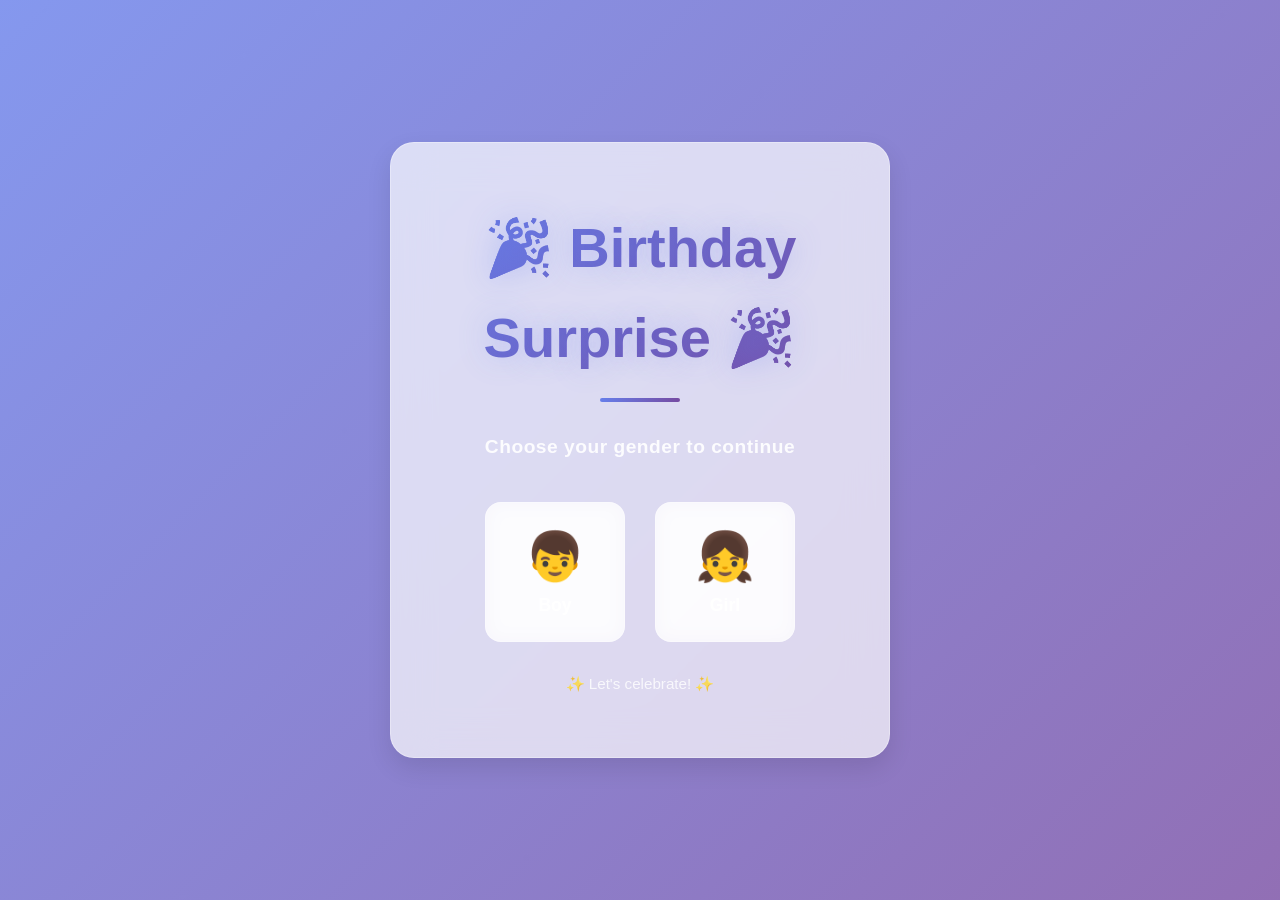
<file: index.html>
<!DOCTYPE html>
<html lang="en">
<head>
    <meta charset="UTF-8">
    <meta name="viewport" content="width=device-width, initial-scale=1.0">
    <title>🎉 Birthday Surprise</title>
    <link rel="stylesheet" href="style.css">
</head>
<body class="gender-selection-page">
    <!-- Animated Background -->
    <div class="background-container">
        <canvas id="particleCanvas"></canvas>
        <div class="gradient-bg"></div>
    </div>

    <!-- Floating Balloons -->
    <div class="balloons-container">
        <div class="balloon" style="left: 10%; animation-delay: 0s;"></div>
        <div class="balloon" style="left: 20%; animation-delay: 2s;"></div>
        <div class="balloon" style="left: 30%; animation-delay: 4s;"></div>
        <div class="balloon" style="left: 40%; animation-delay: 1s;"></div>
        <div class="balloon" style="left: 50%; animation-delay: 3s;"></div>
        <div class="balloon" style="left: 60%; animation-delay: 5s;"></div>
        <div class="balloon" style="left: 70%; animation-delay: 1.5s;"></div>
        <div class="balloon" style="left: 80%; animation-delay: 3.5s;"></div>
        <div class="balloon" style="left: 90%; animation-delay: 2.5s;"></div>
    </div>

    <!-- Main Content -->
    <div class="content-wrapper">
        <div class="welcome-card glass-effect">
            <div class="card-header">
                <h1 class="main-title">🎉 Birthday Surprise 🎉</h1>
                <div class="title-underline"></div>
            </div>

            <div class="card-body">
                <p class="instruction-text">Choose your gender to continue</p>

                <div class="gender-buttons-container">
                    <button class="gender-btn boy-btn" data-gender="boy" aria-label="Select Boy">
                        <span class="btn-icon">👦</span>
                        <span class="btn-text">Boy</span>
                        <span class="glow-effect"></span>
                    </button>

                    <button class="gender-btn girl-btn" data-gender="girl" aria-label="Select Girl">
                        <span class="btn-icon">👧</span>
                        <span class="btn-text">Girl</span>
                        <span class="glow-effect"></span>
                    </button>
                </div>
            </div>

            <div class="card-footer">
                <p class="footer-text">✨ Let's celebrate! ✨</p>
            </div>
        </div>
    </div>

    <!-- Floating Stars -->
    <div class="stars-container">
        <div class="star" style="top: 15%; left: 5%; animation-delay: 0s;"></div>
        <div class="star" style="top: 25%; right: 8%; animation-delay: 0.5s;"></div>
        <div class="star" style="top: 35%; left: 12%; animation-delay: 1s;"></div>
        <div class="star" style="bottom: 30%; right: 10%; animation-delay: 1.5s;"></div>
        <div class="star" style="bottom: 20%; left: 15%; animation-delay: 2s;"></div>
    </div>

    <script src="script.js"></script>
</body>
</html>
</file>
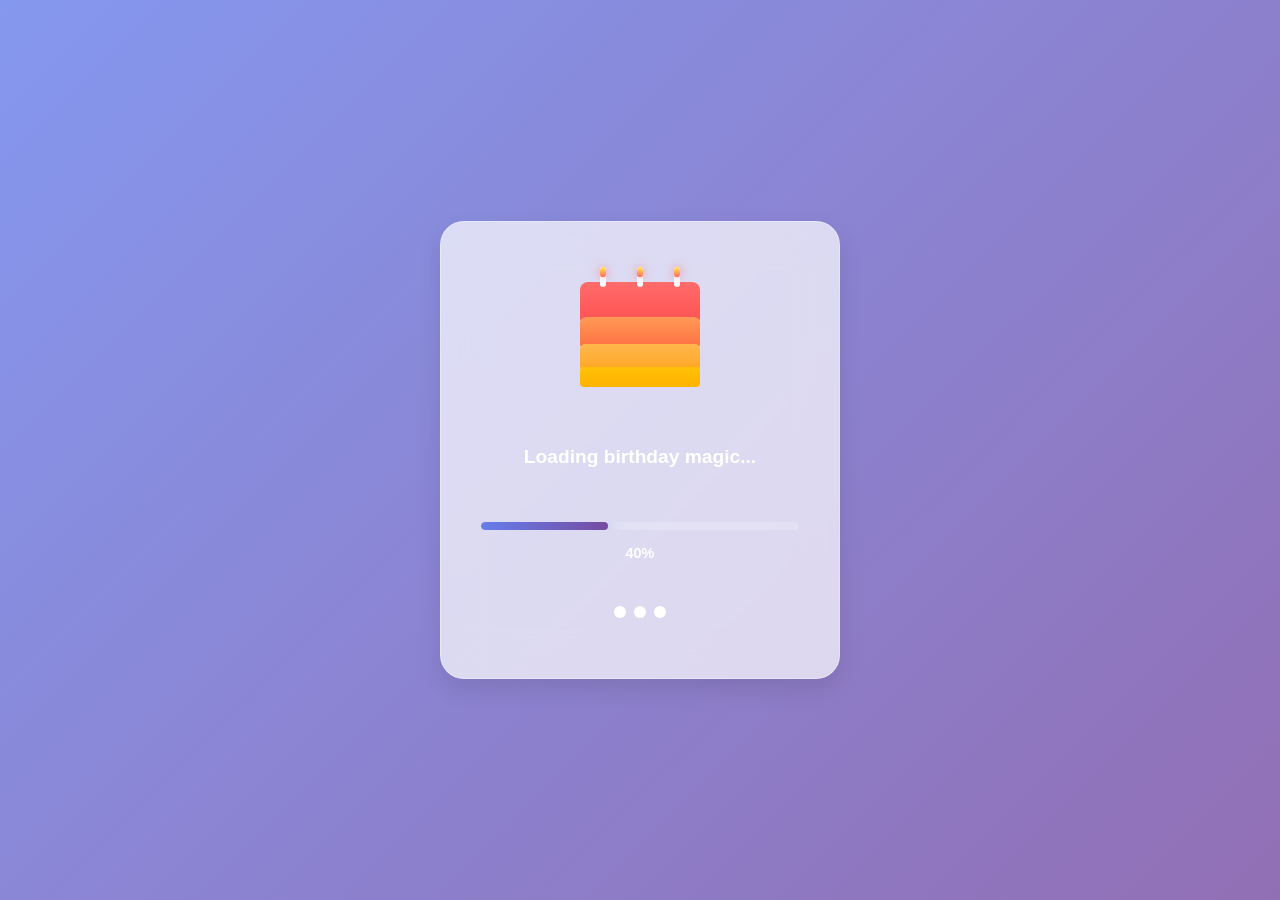
<file: loading.html>
<!DOCTYPE html>
<html lang="en">
<head>
    <meta charset="UTF-8">
    <meta name="viewport" content="width=device-width, initial-scale=1.0">
    <title>Loading Birthday Surprise</title>
    <link rel="stylesheet" href="style.css">
</head>
<body class="loading-page">
    <!-- Animated Background -->
    <div class="background-container">
        <canvas id="loadingParticleCanvas"></canvas>
        <div class="gradient-bg"></div>
    </div>

    <!-- Floating Balloons -->
    <div class="balloons-container">
        <div class="balloon" style="left: 10%; animation-delay: 0s;"></div>
        <div class="balloon" style="left: 30%; animation-delay: 2s;"></div>
        <div class="balloon" style="left: 50%; animation-delay: 4s;"></div>
        <div class="balloon" style="left: 70%; animation-delay: 1s;"></div>
        <div class="balloon" style="left: 90%; animation-delay: 3s;"></div>
    </div>

    <!-- Main Content -->
    <div class="loading-container">
        <div class="loading-card glass-effect">
            <!-- Animated Birthday Cake -->
            <div class="birthday-cake">
                <div class="cake-layer cake-layer-1">
                    <div class="candle candle-1">
                        <div class="flame"></div>
                    </div>
                    <div class="candle candle-2">
                        <div class="flame"></div>
                    </div>
                    <div class="candle candle-3">
                        <div class="flame"></div>
                    </div>
                </div>
                <div class="cake-layer cake-layer-2"></div>
                <div class="cake-layer cake-layer-3"></div>
                <div class="cake-base"></div>
            </div>

            <!-- Loading Text -->
            <div class="loading-text-container">
                <p class="loading-text" id="loadingText">Preparing your surprise...</p>
            </div>

            <!-- Progress Bar -->
            <div class="progress-container">
                <div class="progress-bar">
                    <div class="progress-fill" id="progressFill"></div>
                </div>
                <span class="progress-text" id="progressText">0%</span>
            </div>

            <!-- Loading Dots -->
            <div class="loading-dots">
                <span class="dot"></span>
                <span class="dot"></span>
                <span class="dot"></span>
            </div>
        </div>
    </div>

    <!-- Confetti Animation -->
    <canvas id="confettiCanvas"></canvas>

    <script src="script.js"></script>
</body>
</html>
</file>
<file: style.css>
/* ==================== ROOT & GLOBALS ==================== */
:root {
    --color-primary-blue: #6366f1;
    --color-secondary-blue: #818cf8;
    --color-accent-blue: #4f46e5;
    
    --color-primary-pink: #ec4899;
    --color-secondary-pink: #f472b6;
    --color-accent-pink: #db2777;
    
    --color-primary-purple: #a855f7;
    --color-secondary-purple: #d946ef;
    --color-accent-purple: #9333ea;
    
    --color-light: #ffffff;
    --color-dark: #0f172a;
    --color-glass: rgba(255, 255, 255, 0.7);
    --color-glass-dark: rgba(15, 23, 42, 0.4);
    
    --shadow-sm: 0 1px 2px rgba(0, 0, 0, 0.05);
    --shadow-md: 0 4px 6px rgba(0, 0, 0, 0.1);
    --shadow-lg: 0 10px 25px rgba(0, 0, 0, 0.1);
    --shadow-glow: 0 0 30px rgba(99, 102, 241, 0.3);
    
    --transition-fast: 0.2s ease-in-out;
    --transition-normal: 0.3s ease-in-out;
    --transition-slow: 0.6s ease-in-out;
}

* {
    margin: 0;
    padding: 0;
    box-sizing: border-box;
}

html, body {
    width: 100%;
    height: 100%;
    overflow-x: hidden;
}

body {
    font-family: 'Poppins', -apple-system, BlinkMacSystemFont, 'Segoe UI', sans-serif;
    line-height: 1.6;
    color: var(--color-dark);
    background-color: var(--color-light);
}

/* ==================== BACKGROUND ELEMENTS ==================== */
.background-container {
    position: fixed;
    top: 0;
    left: 0;
    width: 100%;
    height: 100%;
    z-index: -1;
    overflow: hidden;
}

.gradient-bg {
    position: absolute;
    width: 100%;
    height: 100%;
    background: linear-gradient(135deg, #667eea 0%, #764ba2 100%);
    opacity: 0.8;
}

#particleCanvas, #loadingParticleCanvas, #fireworksCanvas, #confettiCanvas {
    position: absolute;
    top: 0;
    left: 0;
    width: 100%;
    height: 100%;
}

/* ==================== GLASSMORPHISM EFFECT ==================== */
.glass-effect {
    background: var(--color-glass);
    backdrop-filter: blur(20px);
    border: 1px solid rgba(255, 255, 255, 0.3);
    border-radius: 24px;
    box-shadow: var(--shadow-lg);
}

/* ==================== GENDER SELECTION PAGE ==================== */
.gender-selection-page .gradient-bg {
    background: linear-gradient(135deg, #667eea 0%, #764ba2 100%);
}

.content-wrapper {
    position: fixed;
    top: 0;
    left: 0;
    width: 100%;
    height: 100%;
    display: flex;
    align-items: center;
    justify-content: center;
    padding: 20px;
    z-index: 10;
}

.welcome-card {
    max-width: 500px;
    width: 100%;
    padding: 60px 40px;
    text-align: center;
    animation: slideInUp 0.8s ease-out;
    transform-origin: center;
}

.card-header {
    margin-bottom: 30px;
}

.main-title {
    font-size: clamp(2.5rem, 5vw, 3.5rem);
    font-weight: 800;
    margin-bottom: 15px;
    background: linear-gradient(135deg, #667eea, #764ba2);
    -webkit-background-clip: text;
    -webkit-text-fill-color: transparent;
    background-clip: text;
    text-shadow: 0 0 30px rgba(102, 126, 234, 0.3);
}

.title-underline {
    height: 4px;
    width: 80px;
    background: linear-gradient(90deg, #667eea, #764ba2);
    border-radius: 2px;
    margin: 0 auto;
    animation: expandWidth 0.8s ease-out;
}

.card-body {
    margin-bottom: 30px;
}

.instruction-text {
    font-size: 1.2rem;
    font-weight: 600;
    margin-bottom: 40px;
    color: rgba(255, 255, 255, 0.9);
    letter-spacing: 0.5px;
}

.gender-buttons-container {
    display: flex;
    gap: 30px;
    justify-content: center;
    flex-wrap: wrap;
    margin-bottom: 20px;
}

.gender-btn {
    position: relative;
    width: 140px;
    height: 140px;
    border: none;
    border-radius: 16px;
    background: var(--color-glass);
    backdrop-filter: blur(10px);
    border: 1px solid rgba(255, 255, 255, 0.3);
    cursor: pointer;
    display: flex;
    flex-direction: column;
    align-items: center;
    justify-content: center;
    gap: 10px;
    font-size: 1.1rem;
    font-weight: 600;
    color: white;
    transition: all var(--transition-normal);
    overflow: hidden;
}

.gender-btn .btn-icon {
    font-size: 3rem;
    animation: float 3s ease-in-out infinite;
}

.gender-btn .glow-effect {
    position: absolute;
    width: 100%;
    height: 100%;
    background: radial-gradient(circle, rgba(255, 255, 255, 0.2) 0%, transparent 70%);
    opacity: 0;
    transition: opacity var(--transition-fast);
    pointer-events: none;
}

.gender-btn:hover {
    transform: translateY(-8px);
    border-color: rgba(255, 255, 255, 0.5);
    box-shadow: 0 20px 40px rgba(0, 0, 0, 0.2), 0 0 40px rgba(255, 255, 255, 0.2);
}

.gender-btn:hover .glow-effect {
    opacity: 1;
    animation: pulse 1.5s ease-in-out infinite;
}

.gender-btn:active {
    transform: translateY(-4px) scale(0.98);
}

.boy-btn:hover {
    box-shadow: 0 20px 40px rgba(0, 0, 0, 0.2), 0 0 40px rgba(99, 102, 241, 0.4);
}

.girl-btn:hover {
    box-shadow: 0 20px 40px rgba(0, 0, 0, 0.2), 0 0 40px rgba(236, 72, 153, 0.4);
}

.card-footer {
    margin-top: 20px;
}

.footer-text {
    font-size: 0.95rem;
    color: rgba(255, 255, 255, 0.8);
    animation: fadeInUp 1s ease-out 0.3s both;
}

/* ==================== FLOATING BALLOONS ==================== */
.balloons-container {
    position: fixed;
    top: 0;
    left: 0;
    width: 100%;
    height: 100%;
    pointer-events: none;
    z-index: 5;
}

.balloon {
    position: absolute;
    bottom: -100px;
    width: 50px;
    height: 70px;
    border-radius: 50% 50% 50% 0;
    opacity: 0.7;
    animation: floatUp 8s ease-in infinite;
}

.balloon::before {
    content: '';
    position: absolute;
    bottom: -40px;
    left: 50%;
    transform: translateX(-50%);
    width: 2px;
    height: 40px;
    background: rgba(255, 255, 255, 0.4);
}

.balloon:nth-child(1) {
    background: linear-gradient(135deg, #ff6b6b, #ff8787);
}

.balloon:nth-child(2) {
    background: linear-gradient(135deg, #4ecdc4, #44a5a2);
}

.balloon:nth-child(3) {
    background: linear-gradient(135deg, #ffd93d, #ffb700);
}

.balloon:nth-child(4) {
    background: linear-gradient(135deg, #a8edea, #fed6e3);
}

.balloon:nth-child(5) {
    background: linear-gradient(135deg, #ff9a56, #ff6b9d);
}

.balloon:nth-child(6) {
    background: linear-gradient(135deg, #74b9ff, #0984e3);
}

.balloon:nth-child(7) {
    background: linear-gradient(135deg, #b19cd9, #9b59b6);
}

.balloon:nth-child(8) {
    background: linear-gradient(135deg, #a29bfe, #6c5ce7);
}

.balloon:nth-child(9) {
    background: linear-gradient(135deg, #fab1a0, #e17055);
}

.balloon:nth-child(10) {
    background: linear-gradient(135deg, #81ecec, #00b894);
}

/* ==================== FLOATING STARS ==================== */
.stars-container {
    position: fixed;
    width: 100%;
    height: 100%;
    pointer-events: none;
    z-index: 5;
}

.star {
    position: absolute;
    font-size: 1.5rem;
    opacity: 0.6;
    animation: twinkle 2s ease-in-out infinite;
}

/* ==================== LOADING PAGE ==================== */
.loading-page .gradient-bg {
    background: linear-gradient(135deg, #667eea 0%, #764ba2 100%);
}

.loading-container {
    position: fixed;
    top: 0;
    left: 0;
    width: 100%;
    height: 100%;
    display: flex;
    align-items: center;
    justify-content: center;
    padding: 20px;
    z-index: 10;
}

.loading-card {
    max-width: 400px;
    width: 100%;
    padding: 60px 40px;
    text-align: center;
}

/* Birthday Cake Animation */
.birthday-cake {
    width: 120px;
    height: 120px;
    margin: 0 auto 40px;
    position: relative;
}

.cake-layer {
    position: absolute;
    width: 100%;
    left: 0;
}

.cake-layer-1 {
    height: 40px;
    background: linear-gradient(180deg, #ff6b6b 0%, #ff5252 100%);
    border-radius: 8px 8px 4px 4px;
    top: 0;
    animation: cakePulse 1.5s ease-in-out infinite;
}

.cake-layer-2 {
    height: 30px;
    background: linear-gradient(180deg, #ff9a56 0%, #ff7043 100%);
    border-radius: 6px 6px 3px 3px;
    top: 35px;
}

.cake-layer-3 {
    height: 25px;
    background: linear-gradient(180deg, #ffb74d 0%, #ffa726 100%);
    border-radius: 5px 5px 2px 2px;
    top: 62px;
}

.cake-base {
    height: 20px;
    background: linear-gradient(180deg, #ffc107 0%, #ffb300 100%);
    border-radius: 4px;
    position: absolute;
    width: 100%;
    top: 85px;
}

.candle {
    position: absolute;
    width: 6px;
    height: 20px;
    background: #fff;
    border-radius: 3px;
    top: -15px;
}

.candle-1 {
    left: 20px;
}

.candle-2 {
    left: 50%;
    transform: translateX(-50%);
}

.candle-3 {
    right: 20px;
}

.flame {
    width: 100%;
    height: 10px;
    background: linear-gradient(180deg, #ffeb3b, #ff6b6b);
    border-radius: 50% 50% 30% 30%;
    animation: flameFlicker 0.6s ease-in-out infinite;
    box-shadow: 0 0 10px rgba(255, 107, 107, 0.8);
}

.loading-text-container {
    margin: 40px 0;
    min-height: 40px;
}

.loading-text {
    font-size: 1.2rem;
    font-weight: 600;
    color: white;
    animation: fadeInOut 1s ease-in-out infinite;
}

.progress-container {
    margin: 40px 0;
    position: relative;
}

.progress-bar {
    width: 100%;
    height: 8px;
    background: rgba(255, 255, 255, 0.2);
    border-radius: 10px;
    overflow: hidden;
    margin-bottom: 10px;
}

.progress-fill {
    height: 100%;
    width: 0%;
    background: linear-gradient(90deg, #667eea, #764ba2);
    border-radius: 10px;
    transition: width 0.3s ease-out;
    box-shadow: 0 0 20px rgba(102, 126, 234, 0.6);
}

.progress-text {
    font-size: 0.9rem;
    color: white;
    font-weight: 600;
}

.loading-dots {
    display: flex;
    gap: 8px;
    justify-content: center;
    margin-top: 30px;
}

.dot {
    width: 12px;
    height: 12px;
    border-radius: 50%;
    background: white;
    animation: bounce 1.4s ease-in-out infinite;
}

.dot:nth-child(1) {
    animation-delay: 0s;
}

.dot:nth-child(2) {
    animation-delay: 0.2s;
}

.dot:nth-child(3) {
    animation-delay: 0.4s;
}

/* ==================== BIRTHDAY PAGE ==================== */
.birthday-page {
    background: linear-gradient(135deg, #667eea 0%, #764ba2 100%);
    position: relative;
    min-height: 100vh;
}

.birthday-page.boy-theme {
    background: linear-gradient(135deg, #667eea 0%, #4c63d2 100%);
}

.birthday-page.girl-theme {
    background: linear-gradient(135deg, #ec4899 0%, #db2777 100%);
}

.audio-control {
    position: fixed;
    bottom: 30px;
    right: 30px;
    width: 60px;
    height: 60px;
    border-radius: 50%;
    border: none;
    background: var(--color-glass);
    backdrop-filter: blur(10px);
    border: 1px solid rgba(255, 255, 255, 0.3);
    font-size: 1.5rem;
    cursor: pointer;
    display: flex;
    align-items: center;
    justify-content: center;
    transition: all var(--transition-normal);
    z-index: 100;
    box-shadow: var(--shadow-lg);
}

.audio-control:hover {
    transform: scale(1.1);
    box-shadow: 0 0 30px rgba(255, 255, 255, 0.3);
}

.audio-control:active {
    transform: scale(0.95);
}

.audio-icon {
    display: inline-block;
    transition: transform var(--transition-fast);
}

.audio-control.muted .audio-icon {
    transform: scale(0.8);
    opacity: 0.6;
}

.birthday-content {
    position: relative;
    z-index: 10;
    max-width: 1000px;
    margin: 0 auto;
    padding: 40px 20px;
}

.header-section {
    text-align: center;
    margin-bottom: 60px;
    animation: slideInDown 0.8s ease-out;
}

.birthday-title {
    font-size: clamp(2rem, 6vw, 4rem);
    font-weight: 800;
    margin-bottom: 20px;
    color: white;
}

.glowing-text {
    text-shadow: 0 0 30px rgba(255, 255, 255, 0.5), 0 0 60px rgba(102, 126, 234, 0.3);
    animation: glow 3s ease-in-out infinite;
}

.birthday-message {
    font-size: clamp(1rem, 2vw, 1.3rem);
    color: rgba(255, 255, 255, 0.95);
    font-weight: 500;
    line-height: 1.8;
    max-width: 600px;
    margin: 0 auto;
}

.section-title {
    font-size: clamp(1.3rem, 3vw, 1.8rem);
    font-weight: 700;
    margin-bottom: 30px;
    text-align: center;
    color: white;
}

/* ==================== COUNTDOWN SECTION ==================== */
.countdown-section {
    margin-bottom: 60px;
    padding: 40px;
    background: var(--color-glass);
    backdrop-filter: blur(20px);
    border: 1px solid rgba(255, 255, 255, 0.3);
    border-radius: 24px;
    text-align: center;
    animation: fadeInUp 0.8s ease-out 0.2s both;
}

.countdown-timer {
    margin: 30px 0;
}

.countdown-number {
    font-size: clamp(3rem, 10vw, 6rem);
    font-weight: 800;
    color: white;
    text-shadow: 0 0 30px rgba(255, 255, 255, 0.5);
    animation: countdownPulse 1s ease-in-out;
}

.countdown-label {
    color: rgba(255, 255, 255, 0.8);
    font-size: 1.1rem;
    font-weight: 500;
}

/* ==================== GIFT SECTION ==================== */
.gift-section {
    margin-bottom: 60px;
    padding: 40px;
    background: var(--color-glass);
    backdrop-filter: blur(20px);
    border: 1px solid rgba(255, 255, 255, 0.3);
    border-radius: 24px;
    animation: fadeInUp 0.8s ease-out 0.3s both;
}

.gift-box-container {
    display: flex;
    flex-direction: column;
    align-items: center;
    gap: 30px;
    margin: 40px 0;
}

.gift-box {
    position: relative;
    width: 120px;
    height: 120px;
    cursor: pointer;
    animation: giftBounce 2s ease-in-out infinite;
    transform-style: preserve-3d;
    transition: transform var(--transition-normal);
}

.gift-box:hover {
    animation: giftBounce 1s ease-in-out infinite;
}

.gift-box.opened {
    animation: giftOpen 0.8s ease-out;
}

.gift-top {
    position: absolute;
    width: 140%;
    height: 30px;
    background: linear-gradient(90deg, #ffb700, #ffa500);
    top: -15px;
    left: 50%;
    transform: translateX(-50%);
    border-radius: 8px;
    display: flex;
    align-items: center;
    justify-content: center;
}

.gift-ribbon {
    position: absolute;
    width: 8px;
    height: 200%;
    background: linear-gradient(90deg, #ff6b6b, #ff8787);
    left: 50%;
    transform: translateX(-50%);
}

.gift-bow {
    position: absolute;
    width: 30px;
    height: 30px;
    background: #ff6b6b;
    border-radius: 50%;
    top: -8px;
    left: 50%;
    transform: translateX(-50%);
    box-shadow: 40px 0 0 #ff6b6b, -40px 0 0 #ff6b6b;
}

.gift-body {
    width: 100%;
    height: 100%;
    background: linear-gradient(135deg, #ffb74d, #ffa726);
    border-radius: 12px;
    box-shadow: var(--shadow-lg), inset -2px -2px 5px rgba(0, 0, 0, 0.1);
    position: relative;
}

.gift-body::after {
    content: '';
    position: absolute;
    inset: 10px;
    border: 2px dashed rgba(255, 255, 255, 0.3);
    border-radius: 8px;
}

.gift-hint {
    color: rgba(255, 255, 255, 0.8);
    font-size: 0.95rem;
    font-weight: 500;
}

.gift-message {
    padding: 30px;
    text-align: center;
    margin-top: 20px;
}

.gift-message p {
    color: white;
    font-size: 1.1rem;
    font-weight: 600;
    animation: slideInUp 0.6s ease-out;
}

/* ==================== WHEEL SECTION ==================== */
.wheel-section {
    margin-bottom: 60px;
    padding: 40px;
    background: var(--color-glass);
    backdrop-filter: blur(20px);
    border: 1px solid rgba(255, 255, 255, 0.3);
    border-radius: 24px;
    animation: fadeInUp 0.8s ease-out 0.4s both;
}

.wheel-container {
    display: flex;
    flex-direction: column;
    align-items: center;
    gap: 30px;
    margin: 40px 0;
}

.spinner {
    position: relative;
    width: 280px;
    height: 280px;
    perspective: 1000px;
}

.wheel {
    width: 100%;
    height: 100%;
    position: relative;
    border-radius: 50%;
    border: 3px solid rgba(255, 255, 255, 0.3);
    box-shadow: 0 10px 40px rgba(0, 0, 0, 0.2);
    background: conic-gradient(
        from 0deg,
        #ff6b6b 0deg 60deg,
        #4ecdc4 60deg 120deg,
        #ffd93d 120deg 180deg,
        #a8edea 180deg 240deg,
        #ff9a56 240deg 300deg,
        #74b9ff 300deg 360deg
    );
    transition: transform var(--transition-normal);
}

.wheel.spinning {
    animation: spinWheel 4s cubic-bezier(0.25, 0.46, 0.45, 0.94);
}

.wheel-segment {
    position: absolute;
    width: 100%;
    height: 100%;
    display: flex;
    align-items: flex-start;
    justify-content: center;
    padding-top: 20px;
    transform: rotate(calc(60deg * var(--i)));
}

.wheel-segment span {
    font-weight: 700;
    font-size: 0.85rem;
    color: white;
    text-shadow: 0 2px 4px rgba(0, 0, 0, 0.3);
    transform: rotate(30deg);
    writing-mode: vertical-rl;
    text-orientation: mixed;
}

.wheel-pointer {
    position: absolute;
    top: -15px;
    left: 50%;
    transform: translateX(-50%);
    width: 0;
    height: 0;
    border-left: 12px solid transparent;
    border-right: 12px solid transparent;
    border-top: 15px solid white;
    z-index: 10;
    filter: drop-shadow(0 2px 4px rgba(0, 0, 0, 0.3));
}

.spin-button {
    padding: 15px 40px;
    font-size: 1.1rem;
    font-weight: 700;
    border: none;
    border-radius: 50px;
    background: linear-gradient(135deg, #667eea, #764ba2);
    color: white;
    cursor: pointer;
    transition: all var(--transition-normal);
    box-shadow: var(--shadow-lg);
    text-transform: uppercase;
    letter-spacing: 1px;
}

.spin-button:hover:not(:disabled) {
    transform: translateY(-3px);
    box-shadow: 0 15px 40px rgba(102, 126, 234, 0.4);
}

.spin-button:disabled {
    opacity: 0.6;
    cursor: not-allowed;
}

.spin-button:active:not(:disabled) {
    transform: translateY(-1px);
}

.spin-result {
    padding: 20px 30px;
    text-align: center;
    margin-top: 20px;
    animation: slideInUp 0.6s ease-out;
}

.spin-result p {
    color: white;
    font-size: 1.1rem;
    font-weight: 600;
}

.spin-result strong {
    display: block;
    font-size: 1.4rem;
    margin-top: 10px;
}

/* ==================== QUIZ SECTION ==================== */
.quiz-section {
    margin-bottom: 60px;
    padding: 40px;
    background: var(--color-glass);
    backdrop-filter: blur(20px);
    border: 1px solid rgba(255, 255, 255, 0.3);
    border-radius: 24px;
    animation: fadeInUp 0.8s ease-out 0.5s both;
}

.quiz-container {
    margin: 40px 0;
}

.quiz-card {
    padding: 40px;
}

#quizQuestion {
    color: white;
    font-size: 1.3rem;
    font-weight: 600;
    margin-bottom: 30px;
    text-align: center;
}

.quiz-options {
    display: grid;
    grid-template-columns: repeat(auto-fit, minmax(150px, 1fr));
    gap: 15px;
}

.quiz-option {
    padding: 15px 20px;
    background: rgba(255, 255, 255, 0.1);
    border: 2px solid rgba(255, 255, 255, 0.2);
    border-radius: 12px;
    color: white;
    font-weight: 600;
    cursor: pointer;
    transition: all var(--transition-normal);
    font-size: 0.95rem;
}

.quiz-option:hover {
    background: rgba(255, 255, 255, 0.2);
    border-color: rgba(255, 255, 255, 0.4);
    transform: translateY(-2px);
}

.quiz-option.selected {
    background: rgba(102, 126, 234, 0.5);
    border-color: white;
    box-shadow: 0 0 20px rgba(102, 126, 234, 0.5);
}

.quiz-result {
    padding: 30px;
    text-align: center;
    margin-top: 20px;
    animation: slideInUp 0.6s ease-out;
}

.quiz-result p {
    color: white;
    font-size: 1.1rem;
    font-weight: 600;
    line-height: 1.8;
}

/* ==================== MEMORY WALL SECTION ==================== */
.memory-section {
    margin-bottom: 60px;
    padding: 40px;
    background: var(--color-glass);
    backdrop-filter: blur(20px);
    border: 1px solid rgba(255, 255, 255, 0.3);
    border-radius: 24px;
    animation: fadeInUp 0.8s ease-out 0.6s both;
}

.memory-wall-container {
    margin: 40px 0;
}

.memory-form {
    display: flex;
    gap: 10px;
    margin-bottom: 30px;
    padding: 15px;
}

#memoryInput {
    flex: 1;
    padding: 12px 20px;
    border: 1px solid rgba(255, 255, 255, 0.3);
    border-radius: 12px;
    background: rgba(255, 255, 255, 0.1);
    color: white;
    font-family: 'Poppins', sans-serif;
    font-size: 0.95rem;
    transition: all var(--transition-normal);
}

#memoryInput::placeholder {
    color: rgba(255, 255, 255, 0.6);
}

#memoryInput:focus {
    outline: none;
    background: rgba(255, 255, 255, 0.2);
    border-color: rgba(255, 255, 255, 0.5);
}

.memory-submit {
    padding: 12px 30px;
    background: linear-gradient(135deg, #667eea, #764ba2);
    border: none;
    border-radius: 12px;
    color: white;
    font-weight: 600;
    cursor: pointer;
    transition: all var(--transition-normal);
}

.memory-submit:hover {
    transform: translateY(-2px);
    box-shadow: 0 10px 25px rgba(102, 126, 234, 0.4);
}

.memory-wall {
    display: grid;
    grid-template-columns: repeat(auto-fill, minmax(200px, 1fr));
    gap: 15px;
}

.memory-card {
    background: rgba(255, 255, 255, 0.1);
    backdrop-filter: blur(10px);
    border: 1px solid rgba(255, 255, 255, 0.2);
    border-radius: 12px;
    padding: 20px;
    color: white;
    font-weight: 500;
    word-break: break-word;
    animation: slideInUp 0.6s ease-out;
    position: relative;
    overflow: hidden;
}

.memory-card::before {
    content: '';
    position: absolute;
    top: 0;
    left: 0;
    right: 0;
    height: 3px;
    background: linear-gradient(90deg, #667eea, #764ba2);
}

/* ==================== GALLERY SECTION ==================== */
.gallery-section {
    margin-bottom: 60px;
    padding: 40px;
    background: var(--color-glass);
    backdrop-filter: blur(20px);
    border: 1px solid rgba(255, 255, 255, 0.3);
    border-radius: 24px;
    animation: fadeInUp 0.8s ease-out 0.7s both;
}

.gallery-grid {
    display: grid;
    grid-template-columns: repeat(auto-fill, minmax(200px, 1fr));
    gap: 20px;
    margin: 40px 0;
}

.gallery-item {
    position: relative;
    overflow: hidden;
    border-radius: 12px;
    aspect-ratio: 1;
    cursor: pointer;
    background: linear-gradient(135deg, #667eea, #764ba2);
    display: flex;
    align-items: center;
    justify-content: center;
    font-size: 3rem;
    transition: transform var(--transition-normal);
    box-shadow: var(--shadow-lg);
}

.gallery-item:hover {
    transform: scale(1.05);
}

.gallery-item::after {
    content: '';
    position: absolute;
    inset: 0;
    background: rgba(0, 0, 0, 0);
    transition: background var(--transition-normal);
}

.gallery-item:hover::after {
    background: rgba(0, 0, 0, 0.1);
}

.lightbox {
    display: none;
    position: fixed;
    top: 0;
    left: 0;
    width: 100%;
    height: 100%;
    background: rgba(0, 0, 0, 0.9);
    z-index: 200;
    align-items: center;
    justify-content: center;
    padding: 20px;
}

.lightbox.active {
    display: flex;
    animation: fadeIn 0.3s ease-out;
}

.lightbox-close {
    position: absolute;
    top: 30px;
    right: 30px;
    font-size: 3rem;
    color: white;
    cursor: pointer;
    transition: color var(--transition-normal);
    width: 50px;
    height: 50px;
    display: flex;
    align-items: center;
    justify-content: center;
}

.lightbox-close:hover {
    color: #667eea;
}

.lightbox-content {
    max-width: 90vw;
    max-height: 90vh;
    position: relative;
}

#lightboxImage {
    max-width: 100%;
    max-height: 100%;
    border-radius: 12px;
    animation: slideInCenter 0.4s ease-out;
}

/* ==================== FIREWORKS BUTTON SECTION ==================== */
.fireworks-button-section {
    margin-bottom: 60px;
    padding: 40px;
    text-align: center;
    background: var(--color-glass);
    backdrop-filter: blur(20px);
    border: 1px solid rgba(255, 255, 255, 0.3);
    border-radius: 24px;
    animation: fadeInUp 0.8s ease-out 0.8s both;
}

.fireworks-btn {
    padding: 15px 50px;
    font-size: 1.1rem;
    font-weight: 700;
    border: none;
    border-radius: 50px;
    background: linear-gradient(135deg, #667eea, #764ba2);
    color: white;
    cursor: pointer;
    transition: all var(--transition-normal);
    box-shadow: var(--shadow-lg);
    text-transform: uppercase;
    letter-spacing: 1px;
}

.fireworks-btn:hover {
    transform: translateY(-3px);
    box-shadow: 0 15px 40px rgba(102, 126, 234, 0.4);
}

.fireworks-btn:active {
    transform: translateY(-1px);
}

/* ==================== SECRET BUTTON ==================== */
.secret-button {
    position: fixed;
    bottom: 100px;
    left: 50%;
    transform: translateX(-50%);
    padding: 12px 30px;
    background: linear-gradient(135deg, #ffd93d, #ffb700);
    border: none;
    border-radius: 50px;
    color: #333;
    font-weight: 700;
    cursor: pointer;
    z-index: 99;
    animation: popIn 0.5s ease-out;
    box-shadow: var(--shadow-lg);
}

.secret-button:hover {
    transform: translateX(-50%) scale(1.05);
}

/* ==================== FOOTER ==================== */
.birthday-footer {
    padding: 30px;
    text-align: center;
    color: rgba(255, 255, 255, 0.8);
    font-size: 1.1rem;
    font-weight: 500;
    animation: fadeInUp 0.8s ease-out 0.9s both;
}

/* ==================== FLOATERS (Hearts & Stars) ==================== */
.floaters-container {
    position: fixed;
    width: 100%;
    height: 100%;
    pointer-events: none;
    z-index: 5;
    top: 0;
    left: 0;
}

.floater {
    position: absolute;
    font-size: 2rem;
    animation: floatAndFade 4s ease-in infinite;
}

.floater.heart {
    animation: floatAndFade 4s ease-in infinite;
}

.floater.star {
    animation: floatAndFade 5s ease-in infinite;
}

/* ==================== CONFETTI ==================== */
.confetti-container {
    position: fixed;
    top: 0;
    left: 0;
    width: 100%;
    height: 100%;
    pointer-events: none;
    z-index: 50;
}

.confetti-piece {
    position: absolute;
    pointer-events: none;
}

/* ==================== ANIMATIONS ==================== */
@keyframes slideInUp {
    from {
        opacity: 0;
        transform: translateY(30px);
    }
    to {
        opacity: 1;
        transform: translateY(0);
    }
}

@keyframes slideInDown {
    from {
        opacity: 0;
        transform: translateY(-30px);
    }
    to {
        opacity: 1;
        transform: translateY(0);
    }
}

@keyframes slideInCenter {
    from {
        opacity: 0;
        transform: scale(0.8);
    }
    to {
        opacity: 1;
        transform: scale(1);
    }
}

@keyframes fadeInUp {
    from {
        opacity: 0;
        transform: translateY(20px);
    }
    to {
        opacity: 1;
        transform: translateY(0);
    }
}

@keyframes fadeInOut {
    0%, 100% {
        opacity: 1;
    }
    50% {
        opacity: 0.5;
    }
}

@keyframes fadeIn {
    from {
        opacity: 0;
    }
    to {
        opacity: 1;
    }
}

@keyframes expandWidth {
    from {
        width: 0;
    }
    to {
        width: 80px;
    }
}

@keyframes float {
    0%, 100% {
        transform: translateY(0px);
    }
    50% {
        transform: translateY(-10px);
    }
}

@keyframes floatUp {
    0% {
        bottom: -100px;
        opacity: 0;
    }
    10% {
        opacity: 0.7;
    }
    90% {
        opacity: 0.7;
    }
    100% {
        bottom: 100vh;
        opacity: 0;
        transform: translateX(100px);
    }
}

@keyframes floatAndFade {
    0% {
        opacity: 1;
        transform: translateY(0) translateX(0);
    }
    100% {
        opacity: 0;
        transform: translateY(-100px) translateX(var(--tx, 50px));
    }
}

@keyframes twinkle {
    0%, 100% {
        opacity: 0.3;
        transform: scale(1);
    }
    50% {
        opacity: 1;
        transform: scale(1.2);
    }
}

@keyframes pulse {
    0%, 100% {
        opacity: 0;
    }
    50% {
        opacity: 1;
    }
}

@keyframes glow {
    0%, 100% {
        text-shadow: 0 0 30px rgba(255, 255, 255, 0.5), 0 0 60px rgba(102, 126, 234, 0.3);
    }
    50% {
        text-shadow: 0 0 40px rgba(255, 255, 255, 0.8), 0 0 80px rgba(102, 126, 234, 0.5);
    }
}

@keyframes cakePulse {
    0%, 100% {
        transform: scaleY(1);
    }
    50% {
        transform: scaleY(1.05);
    }
}

@keyframes flameFlicker {
    0%, 100% {
        height: 10px;
        opacity: 1;
    }
    50% {
        height: 12px;
        opacity: 0.9;
    }
}

@keyframes bounce {
    0%, 80%, 100% {
        transform: translateY(0);
    }
    40% {
        transform: translateY(-20px);
    }
}

@keyframes countdownPulse {
    0%, 100% {
        transform: scale(1);
    }
    50% {
        transform: scale(1.1);
    }
}

@keyframes giftBounce {
    0%, 100% {
        transform: translateY(0);
    }
    50% {
        transform: translateY(-15px);
    }
}

@keyframes giftOpen {
    0% {
        transform: rotateX(0) rotateY(0);
    }
    50% {
        transform: rotateX(-20deg) rotateY(-20deg) scale(0.95);
    }
    100% {
        transform: rotateX(0) rotateY(0) scale(1);
    }
}

@keyframes spinWheel {
    0% {
        transform: rotate(0deg);
    }
    100% {
        transform: rotate(1800deg);
    }
}

@keyframes popIn {
    0% {
        opacity: 0;
        transform: translateX(-50%) scale(0.5);
    }
    100% {
        opacity: 1;
        transform: translateX(-50%) scale(1);
    }
}

/* ==================== RESPONSIVE DESIGN ==================== */
@media (max-width: 768px) {
    .welcome-card {
        padding: 40px 25px;
    }

    .main-title {
        font-size: 2rem;
    }

    .gender-buttons-container {
        flex-direction: column;
        gap: 20px;
    }

    .gender-btn {
        width: 100%;
        height: 100px;
    }

    .birthday-content {
        padding: 20px 15px;
    }

    .countdown-section,
    .gift-section,
    .wheel-section,
    .quiz-section,
    .memory-section,
    .gallery-section,
    .fireworks-button-section {
        padding: 25px;
        margin-bottom: 40px;
    }

    .spinner {
        width: 200px;
        height: 200px;
    }

    .gallery-grid {
        grid-template-columns: repeat(auto-fill, minmax(150px, 1fr));
        gap: 15px;
    }

    .audio-control {
        width: 50px;
        height: 50px;
        bottom: 20px;
        right: 20px;
        font-size: 1.2rem;
    }

    .memory-wall {
        grid-template-columns: repeat(auto-fill, minmax(150px, 1fr));
    }

    .quiz-options {
        grid-template-columns: 1fr;
    }

    .memory-form {
        flex-direction: column;
    }

    #memoryInput {
        width: 100%;
    }

    .birthday-title {
        font-size: 1.8rem;
    }

    .balloons-container .balloon {
        width: 40px;
        height: 55px;
    }

    .secret-button {
        bottom: 80px;
        padding: 10px 20px;
        font-size: 0.9rem;
    }
}

@media (max-width: 480px) {
    .welcome-card {
        padding: 30px 20px;
    }

    .main-title {
        font-size: 1.5rem;
    }

    .instruction-text {
        font-size: 1rem;
    }

    .gender-btn {
        width: 100%;
        height: 90px;
        font-size: 1rem;
    }

    .gender-btn .btn-icon {
        font-size: 2.5rem;
    }

    .birthday-content {
        padding: 15px 10px;
    }

    .countdown-section,
    .gift-section,
    .wheel-section,
    .quiz-section,
    .memory-section,
    .gallery-section,
    .fireworks-button-section {
        padding: 20px;
        margin-bottom: 30px;
    }

    .birthday-title {
        font-size: 1.5rem;
    }

    .birthday-message {
        font-size: 0.95rem;
    }

    .section-title {
        font-size: 1.2rem;
    }

    .spinner {
        width: 160px;
        height: 160px;
    }

    .wheel-segment span {
        font-size: 0.7rem;
    }

    .spin-button,
    .fireworks-btn {
        padding: 12px 30px;
        font-size: 0.95rem;
    }

    .gallery-grid {
        grid-template-columns: repeat(auto-fill, minmax(120px, 1fr));
        gap: 10px;
    }

    .memory-wall {
        grid-template-columns: 1fr;
    }

    .quiz-options {
        grid-template-columns: 1fr;
        gap: 10px;
    }

    .lightbox-close {
        top: 15px;
        right: 15px;
        font-size: 2rem;
        width: 40px;
        height: 40px;
    }

    .balloons-container .balloon {
        width: 35px;
        height: 50px;
    }
}

/* Reduced motion for accessibility */
@media (prefers-reduced-motion: reduce) {
    * {
        animation-duration: 0.01ms !important;
        animation-iteration-count: 1 !important;
        transition-duration: 0.01ms !important;
    }
}
</file>
